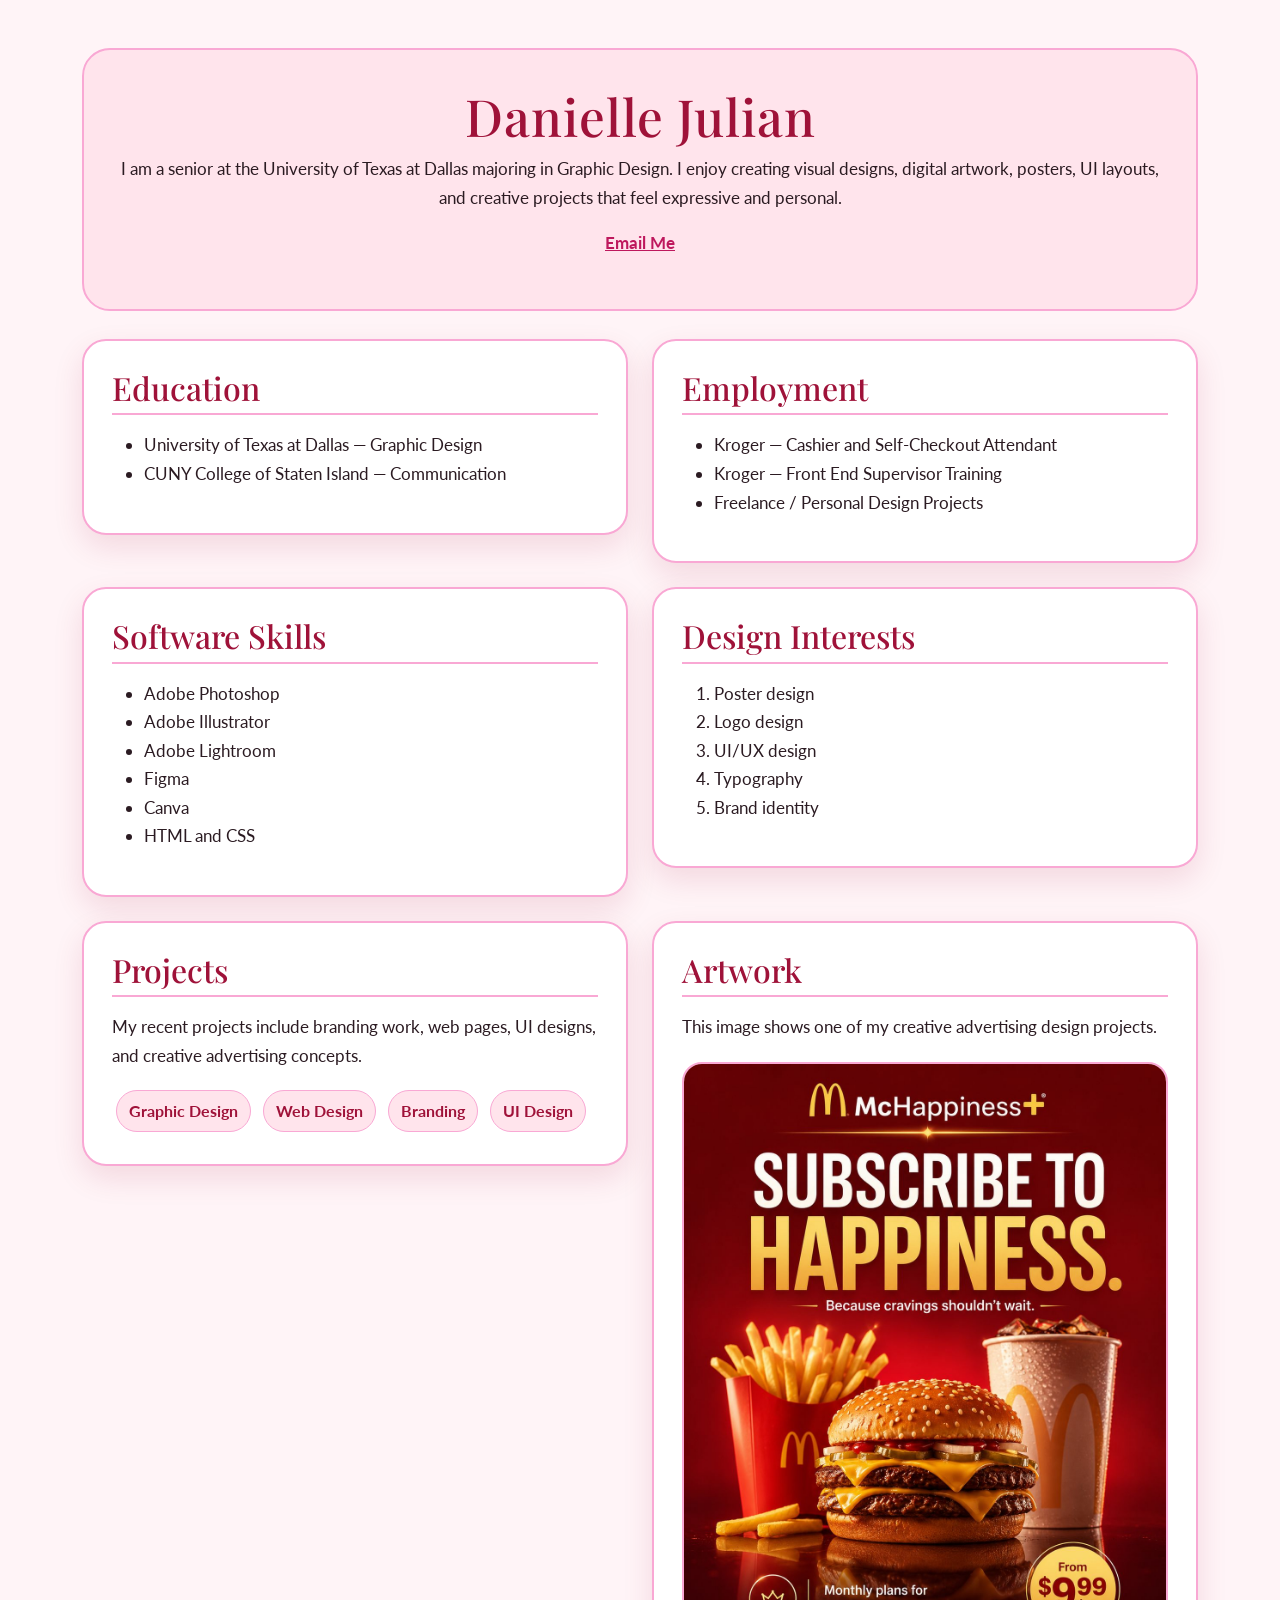
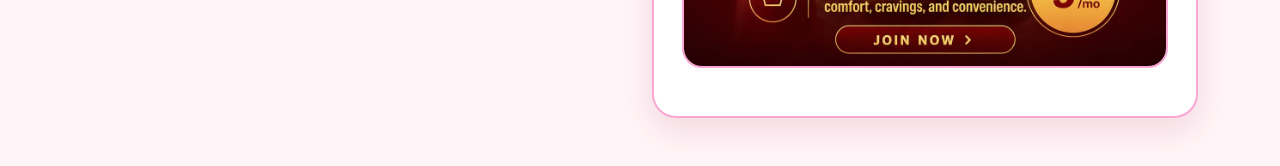
<file: index.html>
<!DOCTYPE html>
<html lang="en">
<head>
  <meta charset="UTF-8">

  <meta name="viewport" content="width=device-width, initial-scale=1">

  <title>Danielle Julian Resume</title>

  <!-- Google Web Fonts -->
  <link rel="preconnect" href="https://fonts.googleapis.com">
  <link rel="preconnect" href="https://fonts.gstatic.com" crossorigin>
  <link 
    href="https://fonts.googleapis.com/css2?family=Playfair+Display:wght@700&family=Lato:wght@400;700&display=swap" 
    rel="stylesheet"
  >

  <!-- Bootstrap CSS -->
  <link 
    href="https://cdn.jsdelivr.net/npm/bootstrap@5.3.8/dist/css/bootstrap.min.css" 
    rel="stylesheet"
  >

  <style>
    body {
      background-color: #fff4f7;
      color: #2b1b22;
      font-family: "Lato", sans-serif;
    }

    h1, h2, h3 {
      font-family: "Playfair Display", serif;
      color: #9f1239;
    }
    
    .image {
  width: 100%;
  max-width: 500px;
  display: block;
  margin: 20px auto;
  border-radius: 20px;
  border: 2px solid #f9a8d4;
}
    h1 {
      font-size: 3.2rem;
      letter-spacing: 1px;
    }

    h2 {
      border-bottom: 2px solid #f9a8d4;
      padding-bottom: 6px;
      margin-bottom: 16px;
    }

    p, li {
      font-size: 1.05rem;
      line-height: 1.7;
    }

    .resume-card {
      background-color: white;
      border: 2px solid #f9a8d4;
      border-radius: 24px;
      padding: 28px;
      box-shadow: 0 12px 30px rgba(159, 18, 57, 0.12);
    }

    .hero {
      background-color: #ffe4ec;
      border: 2px solid #f9a8d4;
      border-radius: 28px;
      padding: 36px;
      margin-bottom: 28px;
      text-align: center;
    }

    .artwork {
      width: 100%;
      border-radius: 22px;
      border: 2px solid #f9a8d4;
      margin-top: 15px;
    }

    a {
      color: #be185d;
      font-weight: 700;
    }

    a:hover {
      color: #831843;
    }

    .badge-soft {
      display: inline-block;
      background-color: #ffe4ec;
      color: #9f1239;
      border: 1px solid #f9a8d4;
      border-radius: 999px;
      padding: 8px 12px;
      margin: 4px;
      font-weight: 700;
    }
  </style>
</head>

<body>

  <div class="container my-5">

    <section class="hero">
      <h1>Danielle Julian</h1>

      <p>
        I am a senior at the University of Texas at Dallas majoring in Graphic Design. 
        I enjoy creating visual designs, digital artwork, posters, UI layouts, and creative projects that feel expressive and personal.
      </p>

      <p>
        <a href="mailto:deo220000@utdallas.edu">Email Me</a>
      </p>
    </section>

    <div class="row g-4">

      <div class="col-md-6">
        <section class="resume-card">
          <h2>Education</h2>

          <ul>
            <li>University of Texas at Dallas — Graphic Design</li>
            <li>CUNY College of Staten Island — Communication</li>
          </ul>
        </section>
      </div>

      <div class="col-md-6">
        <section class="resume-card">
          <h2>Employment</h2>

          <ul>
            <li>Kroger — Cashier and Self-Checkout Attendant</li>
            <li>Kroger — Front End Supervisor Training</li>
            <li>Freelance / Personal Design Projects</li>
          </ul>
        </section>
      </div>

      <div class="col-md-6">
        <section class="resume-card">
          <h2>Software Skills</h2>

          <ul>
            <li>Adobe Photoshop</li>
            <li>Adobe Illustrator</li>
            <li>Adobe Lightroom</li>
            <li>Figma</li>
            <li>Canva</li>
            <li>HTML and CSS</li>
          </ul>
        </section>
      </div>

      <div class="col-md-6">
        <section class="resume-card">
          <h2>Design Interests</h2>

          <ol>
            <li>Poster design</li>
            <li>Logo design</li>
            <li>UI/UX design</li>
            <li>Typography</li>
            <li>Brand identity</li>
          </ol>
        </section>
      </div>

      <div class="col-md-6">
        <section class="resume-card">
          <h2>Projects</h2>

          <p>
            My recent projects include branding work, web pages, UI designs, and creative advertising concepts.
          </p>

          <span class="badge-soft">Graphic Design</span>
          <span class="badge-soft">Web Design</span>
          <span class="badge-soft">Branding</span>
          <span class="badge-soft">UI Design</span>
        </section>
      </div>

      <div class="col-md-6">
        <section class="resume-card">
          <h2>Artwork</h2>

          <p>
            This image shows one of my creative advertising design projects.
          </p>

          <img 
  src="image/julian_mchappiness_mockup2.jpg" 
  class="image"
            >
        </section>
      </div>

    </div>

  </div>

  <!-- Bootstrap JavaScript -->
  <script 
    src="https://cdn.jsdelivr.net/npm/bootstrap@5.3.8/dist/js/bootstrap.bundle.min.js">
  </script>

</body>
</html>
</file>
